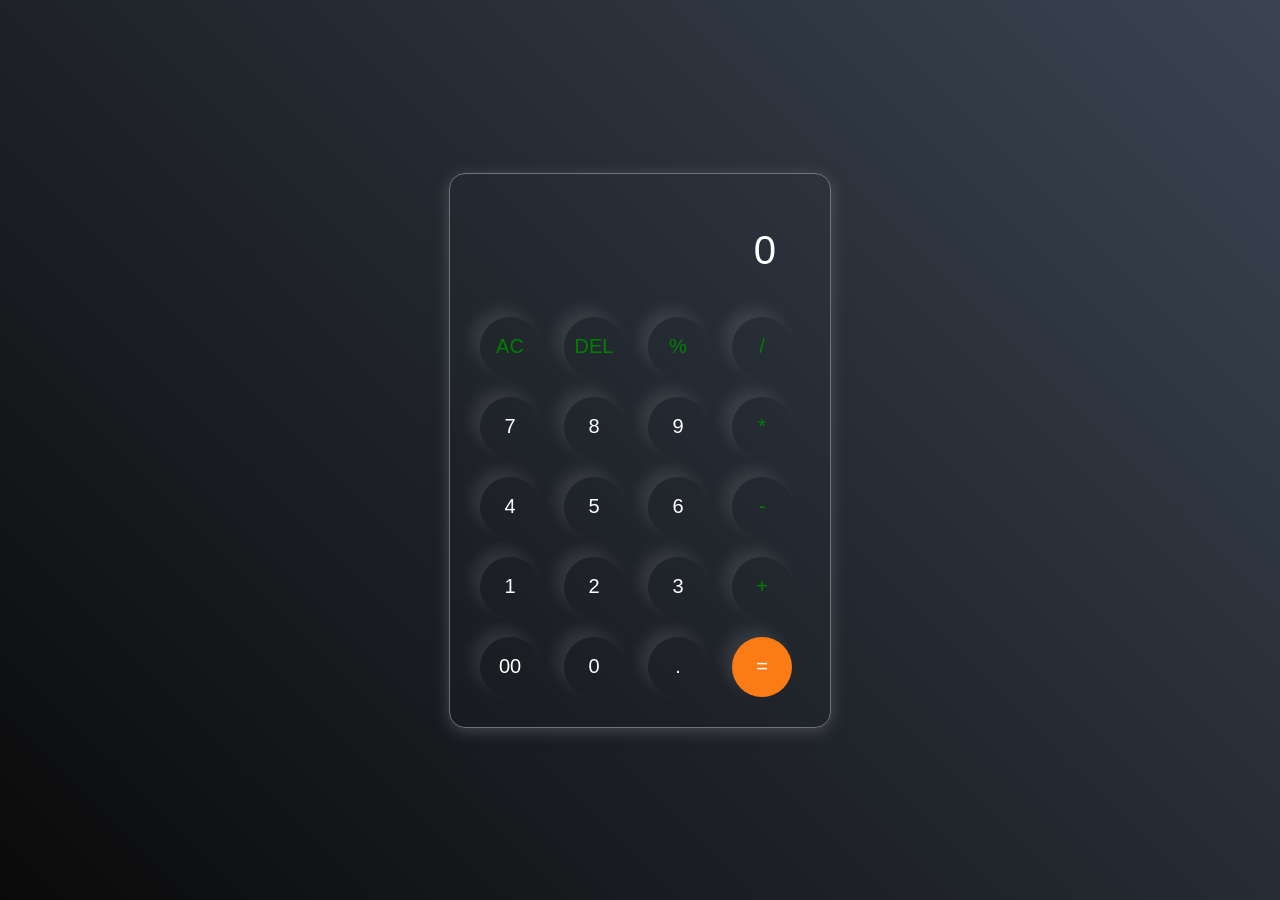
<file: Calculator app/index.html>
<!DOCTYPE html>
<html lang="en">
<head>
    <meta charset="UTF-8">
    <meta name="viewport" content="width=device-width, initial-scale=1.0">
    <title>Calculator App</title>
    <link rel="stylesheet" href="style.css">
</head>
<body>

    <div class="calulator">

        <input type="text" placeholder="0" id="input-box">
        <div>
             <button class="operator">AC</button>
              <button class="operator">DEL</button>
               <button class="operator">%</button>
                <button class="operator">/</button>
        </div>
        <div>
             <button>7</button>
              <button>8</button>
               <button>9</button>
                <button class="operator">*</button>
        </div>
        <div>
             <button>4</button>
              <button>5</button>
               <button>6</button>
                <button class="operator">-</button>
        </div>
        <div>
             <button>1</button>
              <button>2</button>
               <button>3</button>
                <button class="operator">+</button>
        </div>
        <div>
             <button>00</button>
              <button>0</button>
               <button>.</button>
                <button class="equalbtn">=</button>
        </div>


    </div>

    <script src="script.js"></script>
    
    
</body>
</html>
</file>
<file: Calculator app/style.css>
@import url('https://fonts.googleapis.com/css2?family=Montserrat:ital,wght@0,100..900;1,100..900&family=Poppins:ital,wght@0,100;0,200;0,300;0,400;0,500;0,600;0,700;0,800;0,900;1,100;1,200;1,300;1,400;1,500;1,600;1,700;1,800;1,900&family=Raleway:ital,wght@0,100..900;1,100..900&display=swap');

*{
    margin: 0;
    padding: 0;
    box-sizing: border-box;
    font-family: 'poppins' sans-serif;
}
body{

    width: 100%;
    height: 100vh;
    display: flex;
    justify-content: center;
    align-items: center;
    background: linear-gradient(45deg,#0a0a0a,#3a4452) ;
}
.calulator{
    border: 1px solid #717377;
    padding: 20px;
    border-radius: 16px;
    background-color: transparent;
    box-shadow: 0px 3px 15px rgba(113,115,119,0.5);
}

input{
    width: 320px;
    border: none;
    padding: 24px;
    margin: 10px;
    background:transparent ;
    box-shadow: 0px 3px 15px rgbs(84,84,84,0.1);
    font-size: 40px;
    text-align: right;
    cursor: pointer;
    color: white;

}
input::placeholder{
    color: white;
}
button{
    border: none;
    width: 60px;
    height: 60px;
    margin: 10px;
    border-radius: 50%;
    background: transparent;
    color: #ffffff;
    font-size: 20px;
    box-shadow: -8px -8px 15px rgba(255,255,255,0.1);
    cursor: pointer;


}

.equalbtn{
    background-color: #fb7c14;
}
.operator{
    color: green;
}
</file>
